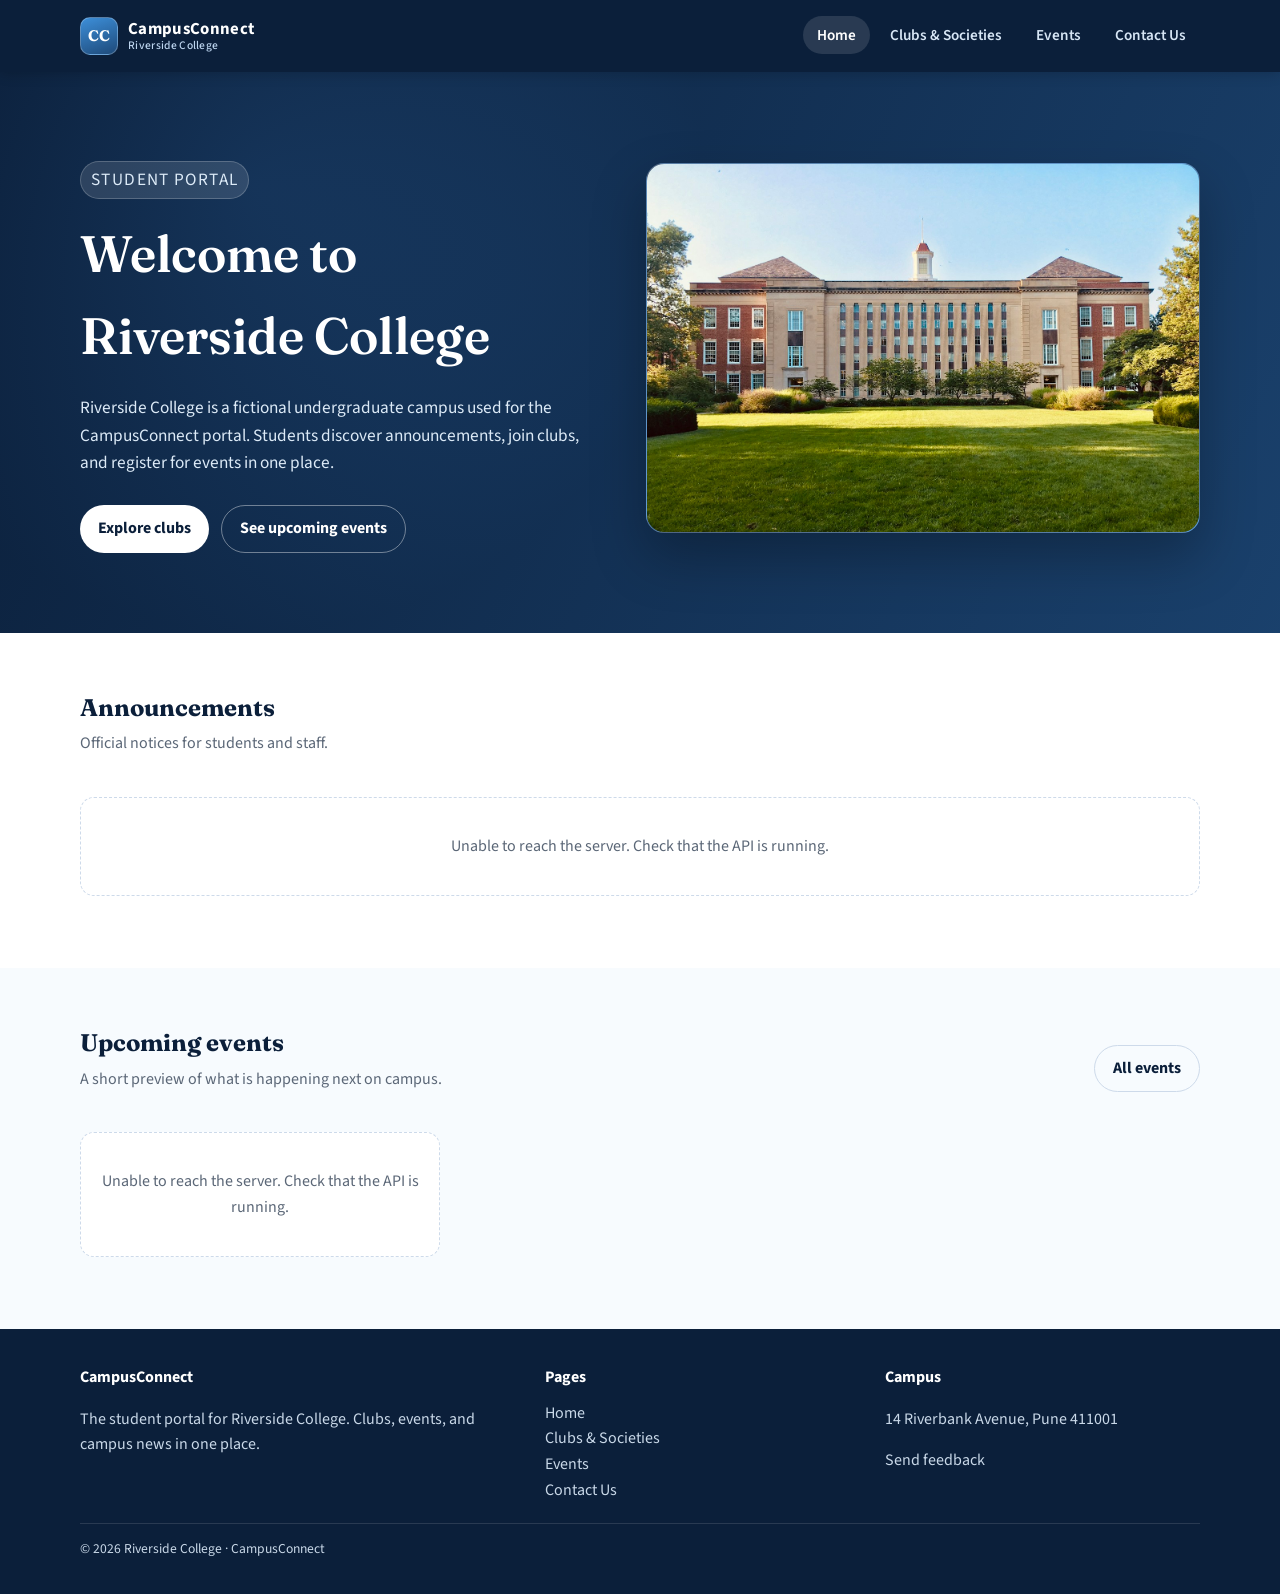
<file: CampusConnect/frontend/index.html>
<!DOCTYPE html>
<html lang="en">
  <head>
    <meta charset="UTF-8" />
    <meta name="viewport" content="width=device-width, initial-scale=1" />
    <title>Home | CampusConnect</title>
    <link rel="preconnect" href="https://fonts.googleapis.com" />
    <link rel="preconnect" href="https://fonts.gstatic.com" crossorigin />
    <link
      href="https://fonts.googleapis.com/css2?family=Fraunces:opsz,wght@9..144,600&family=Source+Sans+3:wght@400;600;700&display=swap"
      rel="stylesheet"
    />
    <link rel="stylesheet" href="css/style.css" />
  </head>
  <body>
    <a class="skip-link" href="#main">Skip to content</a>
    <header class="site-header">
      <div class="container header-inner">
        <a class="logo" href="index.html">
          <span class="logo-mark">CC</span>
          <span class="logo-text">
            <strong>CampusConnect</strong>
            <span>Riverside College</span>
          </span>
        </a>
        <button class="nav-toggle" type="button" aria-expanded="false" aria-controls="site-nav">
          Menu
        </button>
        <nav class="site-nav" id="site-nav" aria-label="Primary">
          <ul>
            <li><a href="index.html">Home</a></li>
            <li><a href="clubs.html">Clubs &amp; Societies</a></li>
            <li><a href="events.html">Events</a></li>
            <li><a href="contact.html">Contact Us</a></li>
          </ul>
        </nav>
      </div>
    </header>

    <main id="main">
      <section class="hero">
        <div class="container hero-layout">
          <div class="hero-copy">
            <p class="eyebrow">Student portal</p>
            <h1>Welcome to Riverside College</h1>
            <p id="college-intro">
              CampusConnect is the college hub for news, clubs, and campus events.
            </p>
            <div class="hero-actions">
              <a class="btn btn-primary" href="clubs.html">Explore clubs</a>
              <a class="btn btn-ghost" href="events.html">See upcoming events</a>
            </div>
          </div>
          <figure class="hero-image">
            <img
              src="campus-building.jpg"
              alt="Modern university building surrounded by greenery on a bright day"
              onerror="this.hidden=true;this.parentElement.classList.add('is-fallback')"
            />
            <figcaption class="hero-image-fallback">Campus photograph unavailable</figcaption>
          </figure>
        </div>
      </section>

      <section class="section" aria-labelledby="announcements-heading">
        <div class="container">
          <div class="section-head">
            <div>
              <h2 id="announcements-heading">Announcements</h2>
              <p>Official notices for students and staff.</p>
            </div>
          </div>
          <div id="announcement-list" class="announcement-list"></div>
        </div>
      </section>

      <section class="section section-alt" aria-labelledby="events-preview-heading">
        <div class="container">
          <div class="section-head">
            <div>
              <h2 id="events-preview-heading">Upcoming events</h2>
              <p>A short preview of what is happening next on campus.</p>
            </div>
            <a class="btn btn-outline" href="events.html">All events</a>
          </div>
          <div id="event-preview" class="card-grid"></div>
        </div>
      </section>
    </main>

    <footer class="site-footer">
      <div class="container">
        <div class="footer-grid">
          <div>
            <h2>CampusConnect</h2>
            <p>The student portal for Riverside College. Clubs, events, and campus news in one place.</p>
          </div>
          <div>
            <h3>Pages</h3>
            <ul>
              <li><a href="index.html">Home</a></li>
              <li><a href="clubs.html">Clubs &amp; Societies</a></li>
              <li><a href="events.html">Events</a></li>
              <li><a href="contact.html">Contact Us</a></li>
            </ul>
          </div>
          <div>
            <h3>Campus</h3>
            <p>14 Riverbank Avenue, Pune 411001</p>
            <p><a href="contact.html">Send feedback</a></p>
          </div>
        </div>
        <p class="copyright">© 2026 Riverside College · CampusConnect</p>
      </div>
    </footer>

    <script src="js/api.js"></script>
    <script src="js/data.js"></script>
    <script src="js/main.js"></script>
    <script src="js/home.js"></script>
  </body>
</html>
</file>
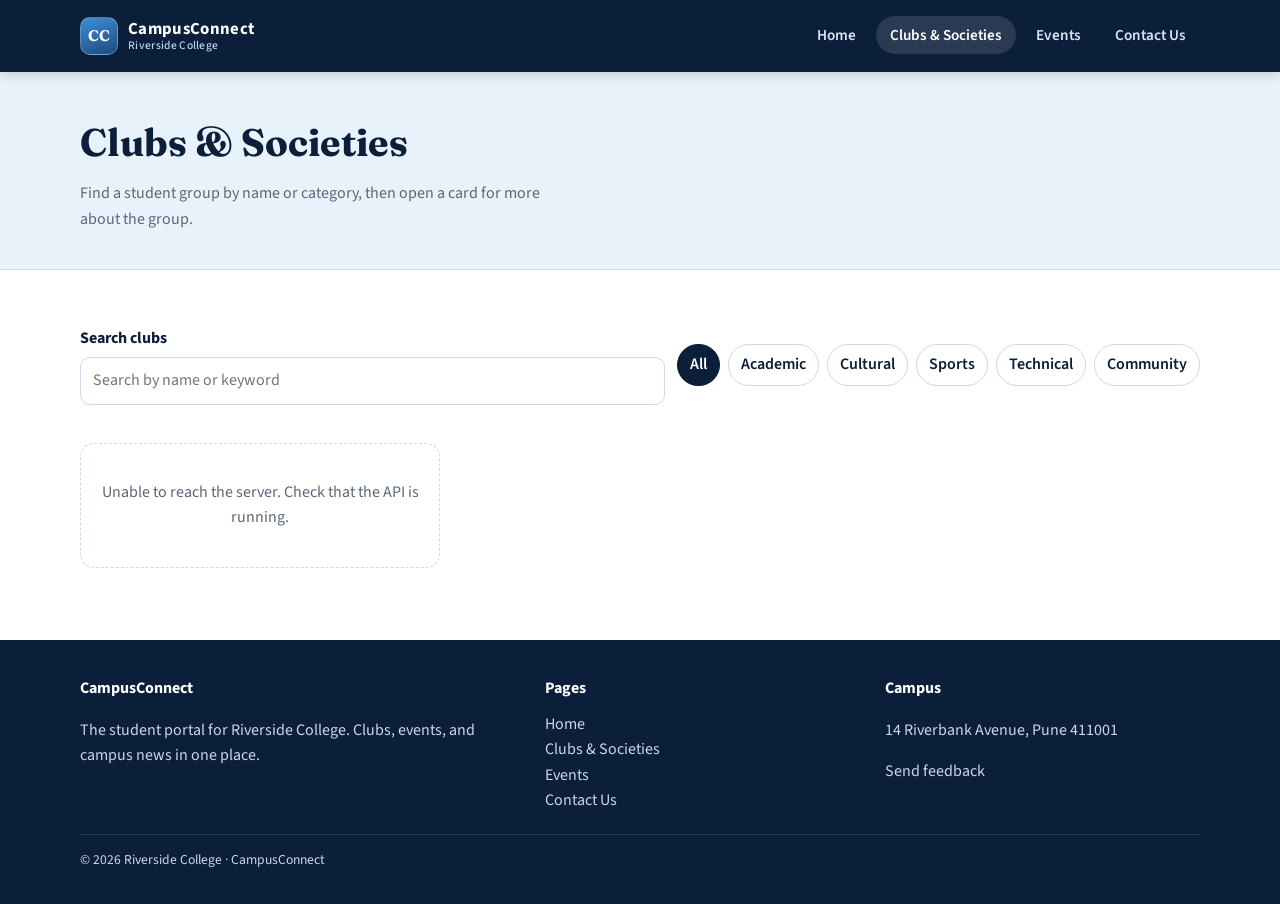
<file: CampusConnect/frontend/clubs.html>
<!DOCTYPE html>
<html lang="en">
  <head>
    <meta charset="UTF-8" />
    <meta name="viewport" content="width=device-width, initial-scale=1" />
    <title>Clubs &amp; Societies | CampusConnect</title>
    <link rel="preconnect" href="https://fonts.googleapis.com" />
    <link rel="preconnect" href="https://fonts.gstatic.com" crossorigin />
    <link
      href="https://fonts.googleapis.com/css2?family=Fraunces:opsz,wght@9..144,600&family=Source+Sans+3:wght@400;600;700&display=swap"
      rel="stylesheet"
    />
    <link rel="stylesheet" href="css/style.css" />
  </head>
  <body>
    <a class="skip-link" href="#main">Skip to content</a>
    <header class="site-header">
      <div class="container header-inner">
        <a class="logo" href="index.html">
          <span class="logo-mark">CC</span>
          <span class="logo-text">
            <strong>CampusConnect</strong>
            <span>Riverside College</span>
          </span>
        </a>
        <button class="nav-toggle" type="button" aria-expanded="false" aria-controls="site-nav">
          Menu
        </button>
        <nav class="site-nav" id="site-nav" aria-label="Primary">
          <ul>
            <li><a href="index.html">Home</a></li>
            <li><a href="clubs.html">Clubs &amp; Societies</a></li>
            <li><a href="events.html">Events</a></li>
            <li><a href="contact.html">Contact Us</a></li>
          </ul>
        </nav>
      </div>
    </header>

    <main id="main">
      <section class="page-banner">
        <div class="container">
          <h1>Clubs &amp; Societies</h1>
          <p>Find a student group by name or category, then open a card for more about the group.</p>
        </div>
      </section>

      <section class="section">
        <div class="container">
          <div class="toolbar">
            <div class="search-field">
              <label for="club-search">Search clubs</label>
              <input id="club-search" type="search" placeholder="Search by name or keyword" />
            </div>
            <div id="club-filters" class="filter-group" role="group" aria-label="Filter by category"></div>
          </div>
          <p id="club-count" class="result-count" aria-live="polite"></p>
          <div id="club-grid" class="card-grid"></div>
        </div>
      </section>
    </main>

    <div class="modal" id="club-modal" role="dialog" aria-modal="true" aria-labelledby="club-modal-title">
      <div class="modal-dialog">
        <div class="modal-head">
          <h2 id="club-modal-title">Club details</h2>
          <button class="icon-btn" type="button" data-close-modal aria-label="Close details">×</button>
        </div>
        <div id="club-modal-body"></div>
      </div>
    </div>

    <footer class="site-footer">
      <div class="container">
        <div class="footer-grid">
          <div>
            <h2>CampusConnect</h2>
            <p>The student portal for Riverside College. Clubs, events, and campus news in one place.</p>
          </div>
          <div>
            <h3>Pages</h3>
            <ul>
              <li><a href="index.html">Home</a></li>
              <li><a href="clubs.html">Clubs &amp; Societies</a></li>
              <li><a href="events.html">Events</a></li>
              <li><a href="contact.html">Contact Us</a></li>
            </ul>
          </div>
          <div>
            <h3>Campus</h3>
            <p>14 Riverbank Avenue, Pune 411001</p>
            <p><a href="contact.html">Send feedback</a></p>
          </div>
        </div>
        <p class="copyright">© 2026 Riverside College · CampusConnect</p>
      </div>
    </footer>

    <script src="js/api.js"></script>
    <script src="js/data.js"></script>
    <script src="js/main.js"></script>
    <script src="js/clubs.js"></script>
  </body>
</html>
</file>
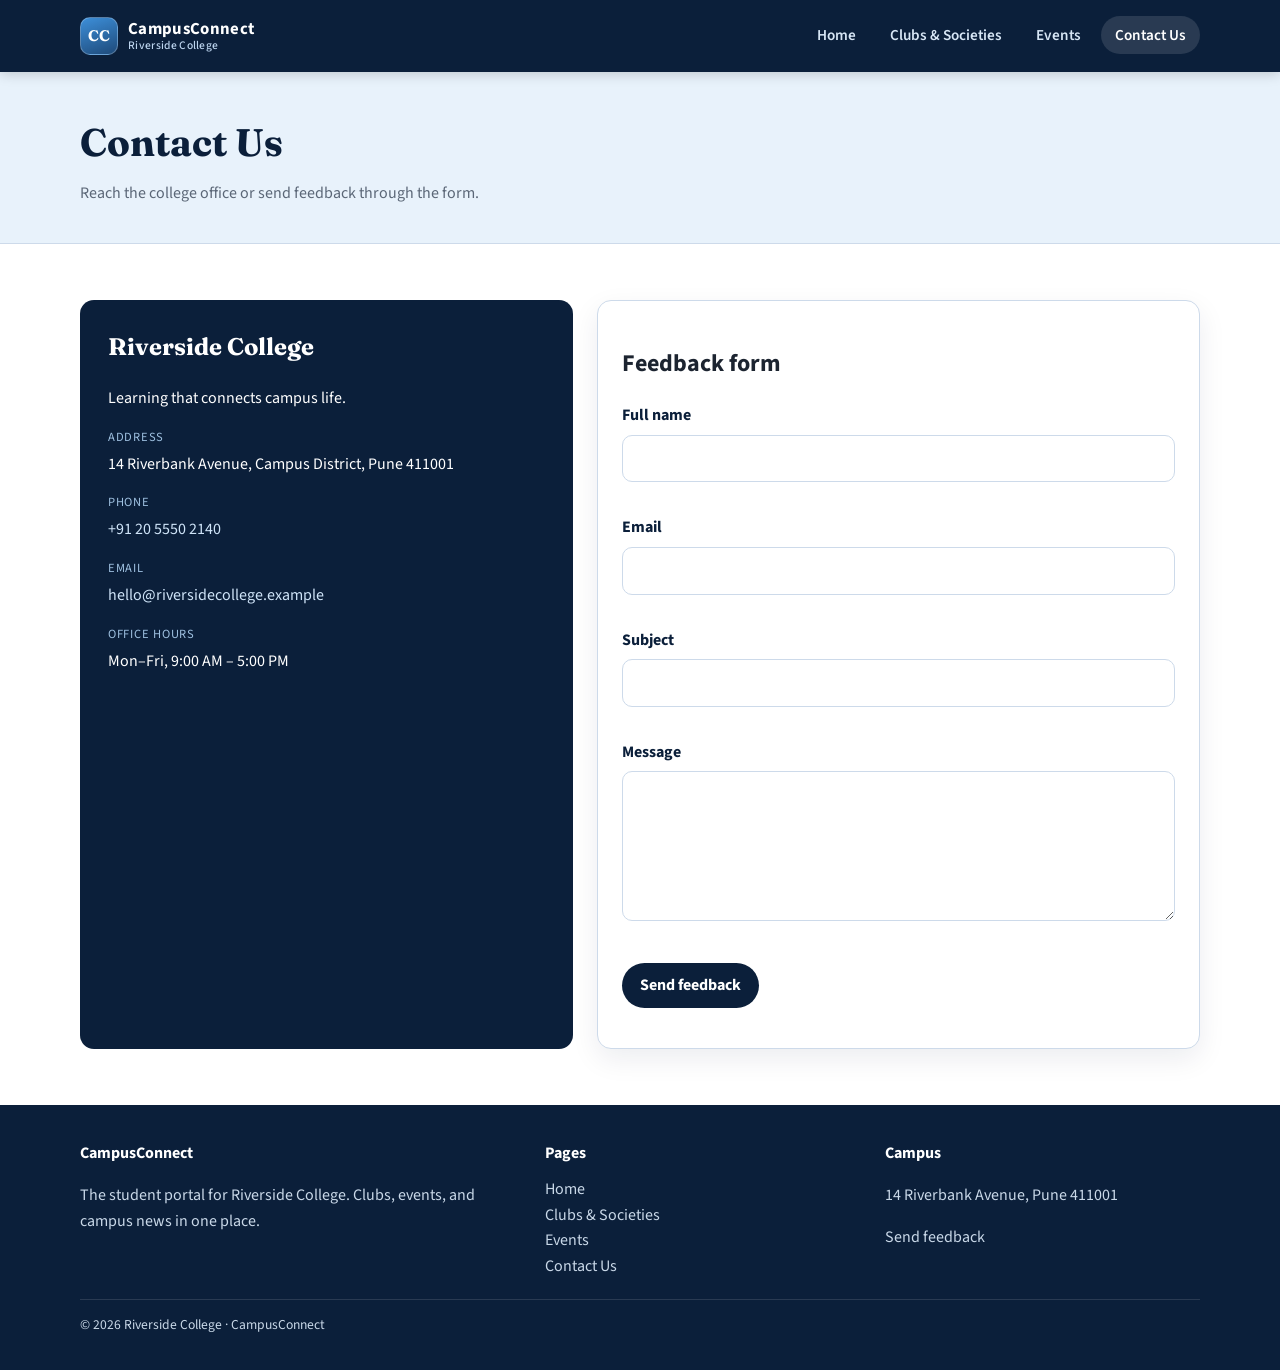
<file: CampusConnect/frontend/contact.html>
<!DOCTYPE html>
<html lang="en">
  <head>
    <meta charset="UTF-8" />
    <meta name="viewport" content="width=device-width, initial-scale=1" />
    <title>Contact Us | CampusConnect</title>
    <link rel="preconnect" href="https://fonts.googleapis.com" />
    <link rel="preconnect" href="https://fonts.gstatic.com" crossorigin />
    <link
      href="https://fonts.googleapis.com/css2?family=Fraunces:opsz,wght@9..144,600&family=Source+Sans+3:wght@400;600;700&display=swap"
      rel="stylesheet"
    />
    <link rel="stylesheet" href="css/style.css" />
  </head>
  <body>
    <a class="skip-link" href="#main">Skip to content</a>
    <header class="site-header">
      <div class="container header-inner">
        <a class="logo" href="index.html">
          <span class="logo-mark">CC</span>
          <span class="logo-text">
            <strong>CampusConnect</strong>
            <span>Riverside College</span>
          </span>
        </a>
        <button class="nav-toggle" type="button" aria-expanded="false" aria-controls="site-nav">
          Menu
        </button>
        <nav class="site-nav" id="site-nav" aria-label="Primary">
          <ul>
            <li><a href="index.html">Home</a></li>
            <li><a href="clubs.html">Clubs &amp; Societies</a></li>
            <li><a href="events.html">Events</a></li>
            <li><a href="contact.html">Contact Us</a></li>
          </ul>
        </nav>
      </div>
    </header>

    <main id="main">
      <section class="page-banner">
        <div class="container">
          <h1>Contact Us</h1>
          <p>Reach the college office or send feedback through the form.</p>
        </div>
      </section>

      <section class="section">
        <div class="container contact-grid">
          <aside class="contact-details" id="contact-details"></aside>
          <div class="form-card">
            <h2>Feedback form</h2>
            <form id="feedback-form" novalidate>
              <div class="field">
                <label for="feedback-name">Full name</label>
                <input id="feedback-name" name="name" type="text" autocomplete="name" required />
                <p class="error" data-error-for="name"></p>
              </div>
              <div class="field">
                <label for="feedback-email">Email</label>
                <input id="feedback-email" name="email" type="email" autocomplete="email" required />
                <p class="error" data-error-for="email"></p>
              </div>
              <div class="field">
                <label for="feedback-subject">Subject</label>
                <input id="feedback-subject" name="subject" type="text" required />
                <p class="error" data-error-for="subject"></p>
              </div>
              <div class="field">
                <label for="feedback-message">Message</label>
                <textarea id="feedback-message" name="message" rows="5" required></textarea>
                <p class="error" data-error-for="message"></p>
              </div>
              <button class="btn btn-navy" type="submit">Send feedback</button>
              <p id="feedback-status" class="form-status" role="status"></p>
            </form>
          </div>
        </div>
      </section>
    </main>

    <footer class="site-footer">
      <div class="container">
        <div class="footer-grid">
          <div>
            <h2>CampusConnect</h2>
            <p>The student portal for Riverside College. Clubs, events, and campus news in one place.</p>
          </div>
          <div>
            <h3>Pages</h3>
            <ul>
              <li><a href="index.html">Home</a></li>
              <li><a href="clubs.html">Clubs &amp; Societies</a></li>
              <li><a href="events.html">Events</a></li>
              <li><a href="contact.html">Contact Us</a></li>
            </ul>
          </div>
          <div>
            <h3>Campus</h3>
            <p>14 Riverbank Avenue, Pune 411001</p>
            <p><a href="contact.html">Send feedback</a></p>
          </div>
        </div>
        <p class="copyright">© 2026 Riverside College · CampusConnect</p>
      </div>
    </footer>

    <script src="js/api.js"></script>
    <script src="js/data.js"></script>
    <script src="js/main.js"></script>
    <script src="js/contact.js"></script>
  </body>
</html>
</file>
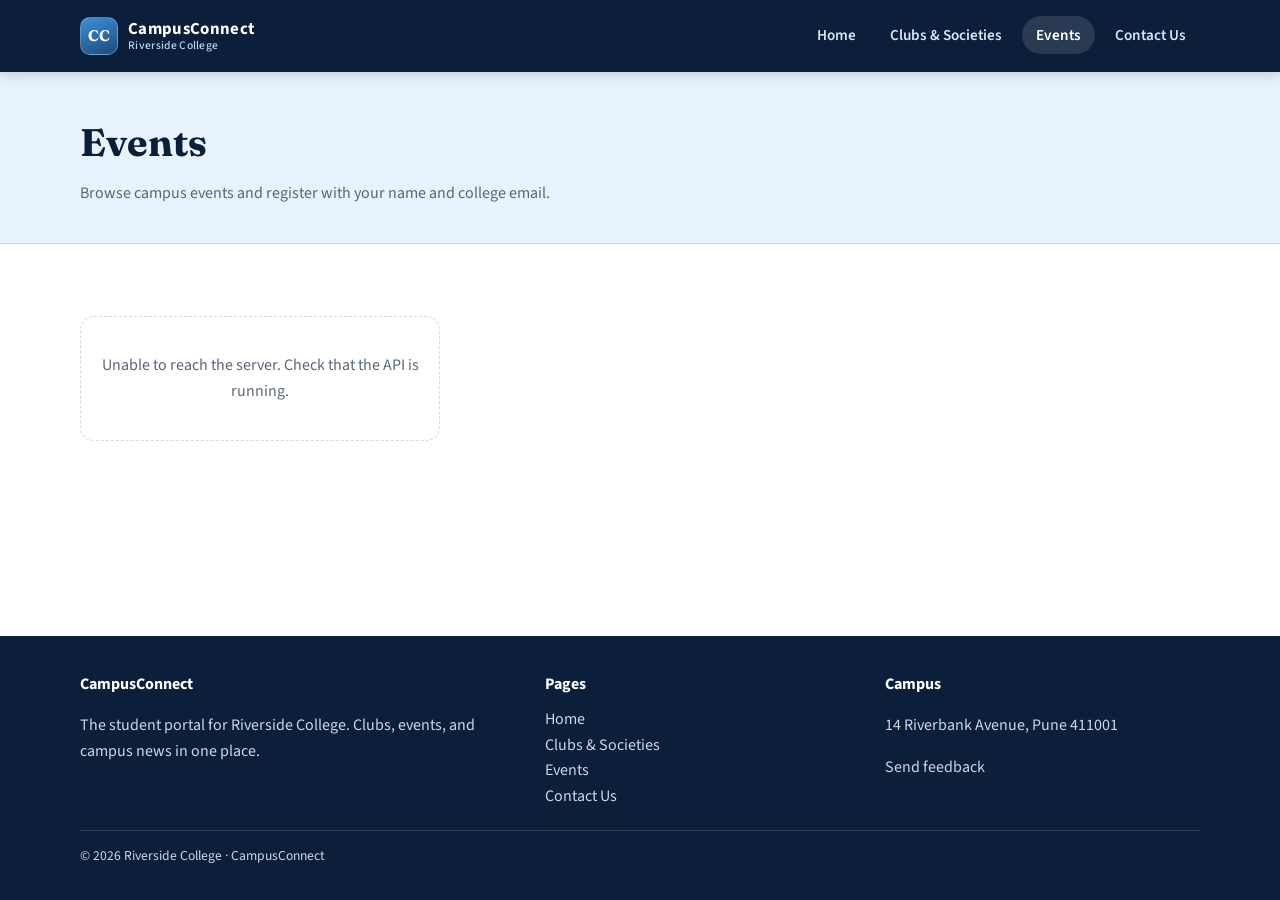
<file: CampusConnect/frontend/events.html>
<!DOCTYPE html>
<html lang="en">
  <head>
    <meta charset="UTF-8" />
    <meta name="viewport" content="width=device-width, initial-scale=1" />
    <title>Events | CampusConnect</title>
    <link rel="preconnect" href="https://fonts.googleapis.com" />
    <link rel="preconnect" href="https://fonts.gstatic.com" crossorigin />
    <link
      href="https://fonts.googleapis.com/css2?family=Fraunces:opsz,wght@9..144,600&family=Source+Sans+3:wght@400;600;700&display=swap"
      rel="stylesheet"
    />
    <link rel="stylesheet" href="css/style.css" />
  </head>
  <body>
    <a class="skip-link" href="#main">Skip to content</a>
    <header class="site-header">
      <div class="container header-inner">
        <a class="logo" href="index.html">
          <span class="logo-mark">CC</span>
          <span class="logo-text">
            <strong>CampusConnect</strong>
            <span>Riverside College</span>
          </span>
        </a>
        <button class="nav-toggle" type="button" aria-expanded="false" aria-controls="site-nav">
          Menu
        </button>
        <nav class="site-nav" id="site-nav" aria-label="Primary">
          <ul>
            <li><a href="index.html">Home</a></li>
            <li><a href="clubs.html">Clubs &amp; Societies</a></li>
            <li><a href="events.html">Events</a></li>
            <li><a href="contact.html">Contact Us</a></li>
          </ul>
        </nav>
      </div>
    </header>

    <main id="main">
      <section class="page-banner">
        <div class="container">
          <h1>Events</h1>
          <p>Browse campus events and register with your name and college email.</p>
        </div>
      </section>

      <section class="section">
        <div class="container">
          <div id="event-grid" class="card-grid"></div>
        </div>
      </section>
    </main>

    <div class="modal" id="register-modal" role="dialog" aria-modal="true" aria-labelledby="register-heading">
      <div class="modal-dialog">
        <div class="modal-head">
          <div>
            <h2 id="register-heading">Event registration</h2>
            <p id="register-event-title" class="meta"></p>
          </div>
          <button class="icon-btn" type="button" data-close-modal aria-label="Close registration form">×</button>
        </div>
        <form id="register-form" novalidate>
          <input type="hidden" id="register-event-id" name="eventId" />
          <div class="field">
            <label for="register-name">Full name</label>
            <input id="register-name" name="name" type="text" autocomplete="name" required />
            <p class="error" data-error-for="name"></p>
          </div>
          <div class="field">
            <label for="register-email">Email</label>
            <input id="register-email" name="email" type="email" autocomplete="email" required />
            <p class="error" data-error-for="email"></p>
          </div>
          <button class="btn btn-navy" type="submit">Submit registration</button>
          <p id="register-status" class="form-status" role="status"></p>
        </form>
      </div>
    </div>

    <footer class="site-footer">
      <div class="container">
        <div class="footer-grid">
          <div>
            <h2>CampusConnect</h2>
            <p>The student portal for Riverside College. Clubs, events, and campus news in one place.</p>
          </div>
          <div>
            <h3>Pages</h3>
            <ul>
              <li><a href="index.html">Home</a></li>
              <li><a href="clubs.html">Clubs &amp; Societies</a></li>
              <li><a href="events.html">Events</a></li>
              <li><a href="contact.html">Contact Us</a></li>
            </ul>
          </div>
          <div>
            <h3>Campus</h3>
            <p>14 Riverbank Avenue, Pune 411001</p>
            <p><a href="contact.html">Send feedback</a></p>
          </div>
        </div>
        <p class="copyright">© 2026 Riverside College · CampusConnect</p>
      </div>
    </footer>

    <script src="js/api.js"></script>
    <script src="js/data.js"></script>
    <script src="js/main.js"></script>
    <script src="js/events.js"></script>
  </body>
</html>
</file>
<file: CampusConnect/frontend/css/style.css>
/* CampusConnect shared styles — navy, white, light blue */

:root {
  --navy: #0b1f3a;
  --navy-mid: #143056;
  --navy-soft: #1e4a7a;
  --blue: #2e7bc4;
  --blue-bright: #3d8fd9;
  --sky: #e8f2fb;
  --sky-deep: #d4e7f7;
  --white: #ffffff;
  --ink: #1c2430;
  --muted: #5b6777;
  --line: #cddaea;
  --danger: #b42318;
  --success: #0f7b4a;
  --shadow: 0 10px 28px rgba(11, 31, 58, 0.08);
  --radius: 14px;
  --header-h: 72px;
  --font: "Source Sans 3", "Segoe UI", sans-serif;
  --display: "Fraunces", Georgia, serif;
}

*,
*::before,
*::after {
  box-sizing: border-box;
}

html {
  scroll-behavior: smooth;
}

body {
  margin: 0;
  font-family: var(--font);
  color: var(--ink);
  background: var(--white);
  line-height: 1.6;
  min-height: 100vh;
  display: flex;
  flex-direction: column;
}

img {
  max-width: 100%;
  display: block;
}

a {
  color: var(--blue);
  text-decoration: none;
}

a:hover {
  text-decoration: underline;
}

.skip-link {
  position: absolute;
  left: 12px;
  top: -48px;
  background: var(--navy);
  color: var(--white);
  padding: 8px 12px;
  z-index: 1000;
}

.skip-link:focus {
  top: 12px;
}

.container {
  width: min(1120px, calc(100% - 32px));
  margin-inline: auto;
}

/* Header */
.site-header {
  background: var(--navy);
  color: var(--white);
  position: sticky;
  top: 0;
  z-index: 50;
  box-shadow: 0 2px 12px rgba(0, 0, 0, 0.18);
}

.header-inner {
  display: flex;
  align-items: center;
  justify-content: space-between;
  min-height: var(--header-h);
  gap: 16px;
}

.logo {
  display: flex;
  align-items: center;
  gap: 10px;
  color: var(--white);
  font-weight: 700;
  letter-spacing: 0.02em;
  text-decoration: none;
}

.logo:hover {
  text-decoration: none;
}

.logo-mark {
  width: 38px;
  height: 38px;
  border-radius: 10px;
  background: linear-gradient(160deg, var(--blue-bright), var(--navy-soft));
  display: grid;
  place-items: center;
  font-family: var(--display);
  font-size: 0.95rem;
  border: 1px solid rgba(255, 255, 255, 0.25);
}

.logo-text {
  display: flex;
  flex-direction: column;
  line-height: 1.15;
}

.logo-text strong {
  font-size: 1.05rem;
}

.logo-text span {
  font-size: 0.72rem;
  color: #bcd4ee;
  font-weight: 500;
}

.nav-toggle {
  display: none;
  background: transparent;
  border: 1px solid rgba(255, 255, 255, 0.3);
  color: var(--white);
  border-radius: 8px;
  padding: 8px 10px;
  cursor: pointer;
}

.nav-toggle:focus-visible,
a:focus-visible,
button:focus-visible,
input:focus-visible,
select:focus-visible,
textarea:focus-visible {
  outline: 3px solid #7ec4ff;
  outline-offset: 2px;
}

.site-nav ul {
  display: flex;
  gap: 6px;
  list-style: none;
  margin: 0;
  padding: 0;
}

.site-nav a {
  color: #d7e6f5;
  text-decoration: none;
  padding: 8px 14px;
  border-radius: 999px;
  font-weight: 600;
  font-size: 0.95rem;
}

.site-nav a:hover,
.site-nav a[aria-current="page"] {
  background: rgba(255, 255, 255, 0.12);
  color: var(--white);
  text-decoration: none;
}

/* Hero */
.hero {
  background:
    linear-gradient(115deg, rgba(11, 31, 58, 0.92), rgba(30, 74, 122, 0.78)),
    radial-gradient(circle at 20% 20%, #4da3ff 0, transparent 40%),
    #0b1f3a;
  color: var(--white);
  padding: 72px 0 80px;
}

.hero-layout {
  display: grid;
  grid-template-columns: minmax(0, 0.95fr) minmax(0, 1.05fr);
  align-items: center;
  gap: clamp(28px, 5vw, 64px);
}

.hero-copy {
  min-width: 0;
}

.hero-image {
  position: relative;
  width: 100%;
  aspect-ratio: 3 / 2;
  margin: 0;
  overflow: hidden;
  border: 1px solid rgba(255, 255, 255, 0.25);
  border-radius: 18px;
  background: linear-gradient(135deg, var(--navy-mid), var(--blue));
  box-shadow: 0 24px 54px rgba(0, 0, 0, 0.28);
}

.hero-image img {
  width: 100%;
  height: 100%;
  object-fit: cover;
}

.hero-image-fallback {
  display: none;
}

.hero-image.is-fallback img {
  display: none;
}

.hero-image.is-fallback .hero-image-fallback {
  display: grid;
  width: 100%;
  height: 100%;
  place-items: center;
  padding: 24px;
  color: #dceaf7;
  text-align: center;
}

.hero h1 {
  font-family: var(--display);
  font-size: clamp(2rem, 4vw, 3.3rem);
  font-weight: 600;
  margin: 0 0 12px;
  max-width: 16ch;
}

.hero p {
  max-width: 58ch;
  color: #dceaf7;
  font-size: 1.08rem;
}

.hero-actions {
  display: flex;
  flex-wrap: wrap;
  gap: 12px;
  margin-top: 28px;
}

.eyebrow {
  display: inline-block;
  background: rgba(255, 255, 255, 0.12);
  border: 1px solid rgba(255, 255, 255, 0.2);
  padding: 4px 10px;
  border-radius: 999px;
  font-size: 0.78rem;
  letter-spacing: 0.08em;
  text-transform: uppercase;
  margin-bottom: 14px;
}

.btn {
  display: inline-flex;
  align-items: center;
  justify-content: center;
  border: 0;
  border-radius: 999px;
  padding: 10px 18px;
  font: inherit;
  font-weight: 700;
  cursor: pointer;
  text-decoration: none;
}

.btn:hover {
  text-decoration: none;
}

.btn-primary {
  background: var(--white);
  color: var(--navy);
}

.btn-primary:hover {
  background: var(--sky);
}

.btn-ghost {
  background: transparent;
  color: var(--white);
  border: 1px solid rgba(255, 255, 255, 0.4);
}

.btn-ghost:hover {
  background: rgba(255, 255, 255, 0.08);
}

.btn-navy {
  background: var(--navy);
  color: var(--white);
}

.btn-navy:hover {
  background: var(--navy-mid);
}

.btn-outline {
  background: transparent;
  color: var(--navy);
  border: 1px solid var(--line);
}

.btn-outline:hover {
  background: var(--sky);
}

/* Page banner for inner pages */
.page-banner {
  background: var(--sky);
  border-bottom: 1px solid var(--line);
  padding: 40px 0 36px;
}

.page-banner h1 {
  font-family: var(--display);
  margin: 0 0 8px;
  color: var(--navy);
  font-size: clamp(1.8rem, 3vw, 2.4rem);
}

.page-banner p {
  margin: 0;
  color: var(--muted);
  max-width: 62ch;
}

main {
  flex: 1;
}

.section {
  padding: 56px 0;
}

.section-alt {
  background: #f7fbfe;
}

.section-head {
  display: flex;
  justify-content: space-between;
  align-items: end;
  gap: 16px;
  margin-bottom: 24px;
}

.section-head h2 {
  font-family: var(--display);
  color: var(--navy);
  margin: 0 0 4px;
}

.section-head p {
  margin: 0;
  color: var(--muted);
}

.sample-note {
  display: inline-block;
  font-size: 0.75rem;
  font-weight: 700;
  letter-spacing: 0.04em;
  text-transform: uppercase;
  color: var(--navy-soft);
  background: var(--sky-deep);
  padding: 3px 8px;
  border-radius: 6px;
  margin-bottom: 8px;
}

/* Cards */
.card-grid {
  display: grid;
  grid-template-columns: repeat(3, 1fr);
  gap: 20px;
}

.card {
  background: var(--white);
  border: 1px solid var(--line);
  border-radius: var(--radius);
  box-shadow: var(--shadow);
  overflow: hidden;
  display: flex;
  flex-direction: column;
}

.card-media {
  height: 128px;
  display: grid;
  place-items: center;
  color: var(--white);
  font-family: var(--display);
  font-size: 1.4rem;
  letter-spacing: 0.04em;
}

.club-card-media {
  height: 148px;
  flex: 0 0 148px;
  overflow: hidden;
  background: linear-gradient(135deg, var(--sky), var(--sky-deep));
  border-radius: var(--radius) var(--radius) 0 0;
}

.club-card-media img {
  width: 100%;
  height: 100%;
  object-fit: cover;
}

.club-card-media.image-fallback img {
  display: none;
}

.event-card-media {
  height: 180px;
  flex: 0 0 180px;
  overflow: hidden;
  background: linear-gradient(135deg, var(--sky), var(--sky-deep));
  border-radius: var(--radius) var(--radius) 0 0;
}

.event-card-media img {
  width: 100%;
  height: 100%;
  object-fit: cover;
}

.event-card-media.image-fallback {
  background: linear-gradient(135deg, var(--sky), var(--sky-deep));
}

.event-card-media.image-fallback img {
  display: none;
}

.event-date {
  margin: 0;
  font-weight: 600;
}

.card-body {
  padding: 18px;
  display: flex;
  flex-direction: column;
  gap: 8px;
  flex: 1;
}

.card h3 {
  margin: 0;
  color: var(--navy);
  font-size: 1.15rem;
}

.meta {
  color: var(--muted);
  font-size: 0.9rem;
}

.chip {
  display: inline-flex;
  align-items: center;
  background: var(--sky);
  color: var(--navy-mid);
  border-radius: 999px;
  padding: 2px 10px;
  font-size: 0.78rem;
  font-weight: 700;
  width: fit-content;
}

.card-actions {
  margin-top: auto;
  padding-top: 8px;
}

.announcement-list {
  display: grid;
  gap: 14px;
}

.announcement {
  background: var(--white);
  border: 1px solid var(--line);
  border-left: 4px solid var(--blue);
  border-radius: 10px;
  padding: 16px 18px;
  box-shadow: var(--shadow);
}

.announcement h3 {
  margin: 0 0 6px;
  color: var(--navy);
}

.announcement time {
  color: var(--muted);
  font-size: 0.85rem;
}

/* Filters */
.toolbar {
  display: flex;
  flex-wrap: wrap;
  gap: 12px;
  margin-bottom: 22px;
  align-items: center;
}

.search-field {
  flex: 1 1 240px;
}

.search-field label {
  display: block;
  font-weight: 700;
  color: var(--navy);
  margin-bottom: 6px;
}

.search-field input,
.field input,
.field select,
.field textarea {
  width: 100%;
  border: 1px solid var(--line);
  border-radius: 10px;
  padding: 10px 12px;
  font: inherit;
  background: var(--white);
  color: var(--ink);
}

.filter-group {
  display: flex;
  flex-wrap: wrap;
  gap: 8px;
}

.filter-btn {
  border: 1px solid var(--line);
  background: var(--white);
  color: var(--navy);
  border-radius: 999px;
  padding: 7px 12px;
  font: inherit;
  font-weight: 600;
  cursor: pointer;
}

.filter-btn[aria-pressed="true"] {
  background: var(--navy);
  color: var(--white);
  border-color: var(--navy);
}

.result-count {
  color: var(--muted);
  font-size: 0.92rem;
}

.empty-state {
  text-align: center;
  padding: 36px 16px;
  color: var(--muted);
  border: 1px dashed var(--line);
  border-radius: var(--radius);
  background: var(--white);
}

/* Forms */
.form-card {
  background: var(--white);
  border: 1px solid var(--line);
  border-radius: var(--radius);
  box-shadow: var(--shadow);
  padding: 24px;
}

.field {
  margin-bottom: 14px;
}

.field label {
  display: block;
  font-weight: 700;
  color: var(--navy);
  margin-bottom: 6px;
}

.field .error {
  color: var(--danger);
  font-size: 0.85rem;
  min-height: 1.1em;
  margin-top: 4px;
}

.form-status {
  margin-top: 10px;
  font-weight: 600;
}

.form-status.success {
  color: var(--success);
}

.form-status.error {
  color: var(--danger);
}

button:disabled,
.btn:disabled {
  opacity: 0.65;
  cursor: not-allowed;
}

.contact-grid {
  display: grid;
  grid-template-columns: 0.9fr 1.1fr;
  gap: 24px;
}

.contact-details {
  background: var(--navy);
  color: var(--white);
  border-radius: var(--radius);
  padding: 28px;
}

.contact-details h2 {
  font-family: var(--display);
  margin-top: 0;
}

.contact-details a {
  color: #cfe4f8;
}

.contact-details dl {
  margin: 0;
}

.contact-details dt {
  font-size: 0.78rem;
  text-transform: uppercase;
  letter-spacing: 0.06em;
  color: #9ec0e0;
  margin-top: 16px;
}

.contact-details dd {
  margin: 4px 0 0;
}

/* Modal */
.modal {
  position: fixed;
  inset: 0;
  background: rgba(11, 31, 58, 0.55);
  display: none;
  align-items: center;
  justify-content: center;
  padding: 20px;
  z-index: 80;
}

.modal.is-open {
  display: flex;
}

.modal-dialog {
  background: var(--white);
  width: min(560px, 100%);
  border-radius: 16px;
  padding: 22px;
  box-shadow: 0 24px 60px rgba(0, 0, 0, 0.25);
  max-height: 90vh;
  overflow: auto;
}

.modal-head {
  display: flex;
  justify-content: space-between;
  align-items: start;
  gap: 12px;
}

.modal-head h2 {
  margin: 0;
  color: var(--navy);
  font-family: var(--display);
}

.icon-btn {
  border: 0;
  background: var(--sky);
  width: 36px;
  height: 36px;
  border-radius: 8px;
  cursor: pointer;
  font-size: 1.2rem;
  color: var(--navy);
}

body.modal-open {
  overflow: hidden;
}

/* Footer */
.site-footer {
  background: var(--navy);
  color: #c9d8e8;
  padding: 36px 0 20px;
  margin-top: auto;
}

.footer-grid {
  display: grid;
  grid-template-columns: 1.4fr 1fr 1fr;
  gap: 24px;
  margin-bottom: 20px;
}

.site-footer h2,
.site-footer h3 {
  color: var(--white);
  margin: 0 0 10px;
  font-size: 1rem;
}

.site-footer ul {
  list-style: none;
  margin: 0;
  padding: 0;
}

.site-footer a {
  color: #c9d8e8;
}

.copyright {
  border-top: 1px solid rgba(255, 255, 255, 0.12);
  padding-top: 14px;
  font-size: 0.85rem;
}

/* Responsive */
@media (max-width: 900px) {
  .card-grid,
  .contact-grid,
  .footer-grid {
    grid-template-columns: 1fr 1fr;
  }
}

@media (max-width: 760px) {
  .hero-layout {
    grid-template-columns: 1fr;
    gap: 28px;
  }

  .hero-image {
    aspect-ratio: 16 / 10;
  }

  .nav-toggle {
    display: inline-flex;
  }

  .site-nav {
    display: none;
    position: absolute;
    left: 0;
    right: 0;
    top: var(--header-h);
    background: var(--navy-mid);
    padding: 12px 16px 16px;
  }

  .site-nav.is-open {
    display: block;
  }

  .site-nav ul {
    flex-direction: column;
  }

  .site-nav a {
    display: block;
  }

  .card-grid,
  .contact-grid,
  .footer-grid,
  .section-head {
    grid-template-columns: 1fr;
    flex-direction: column;
    align-items: start;
  }
}
</file>
